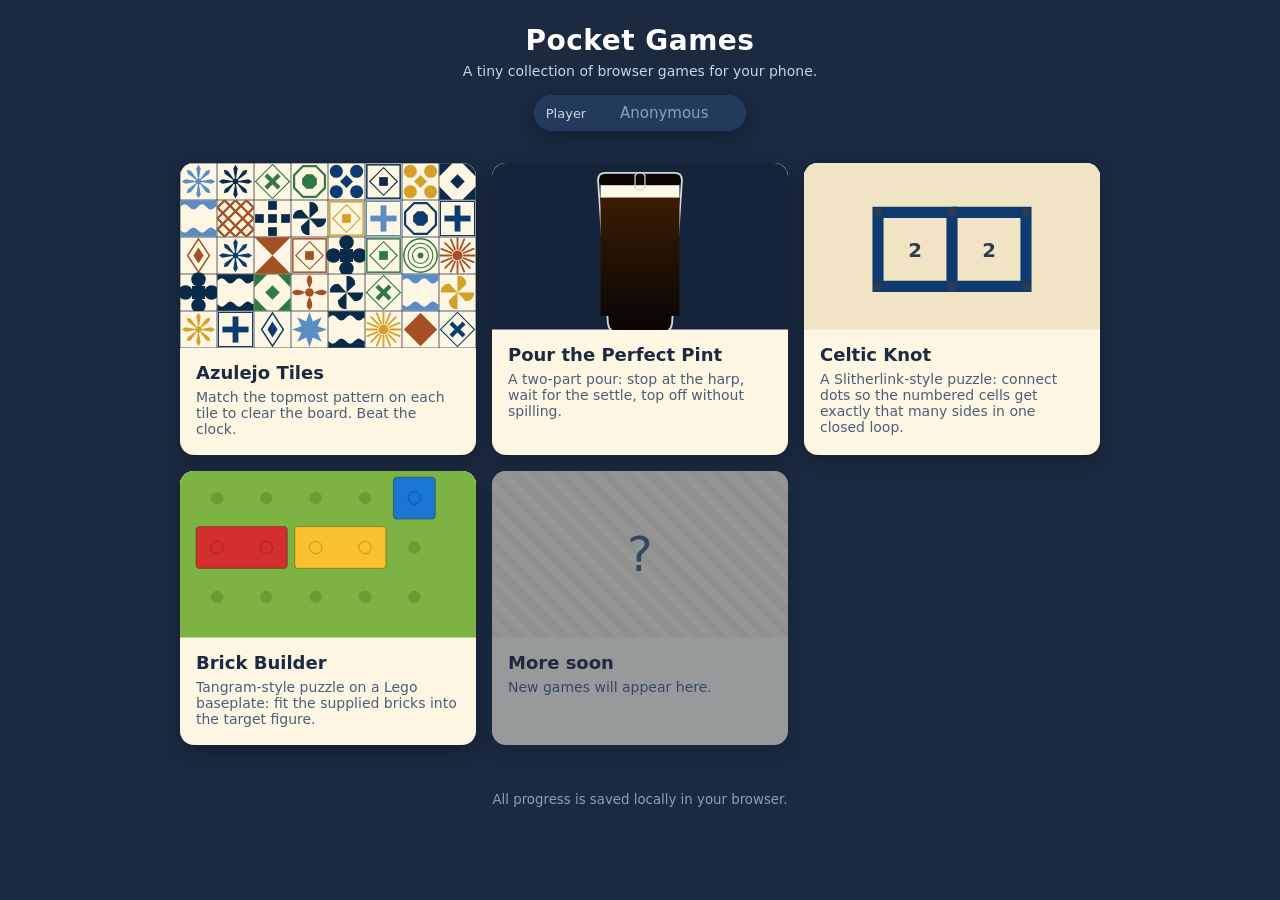
<file: index.html>
<!DOCTYPE html>
<html lang="en">
<head>
  <meta charset="UTF-8" />
  <meta name="viewport" content="width=device-width, initial-scale=1, viewport-fit=cover" />
  <meta name="theme-color" content="#1b2a41" />
  <title>Pocket Games</title>
  <link rel="stylesheet" href="./styles.css" />
</head>
<body>
  <header class="site-header">
    <h1>Pocket Games</h1>
    <p class="tagline">A tiny collection of browser games for your phone.</p>
    <div class="player-bar">
      <label for="player-name">Player</label>
      <input id="player-name" type="text" autocomplete="off" maxlength="20" placeholder="Anonymous" />
    </div>
  </header>

  <main class="game-grid">
    <a class="game-card" href="./games/tiles/">
      <div class="game-thumb" id="thumb-tiles" aria-hidden="true"></div>
      <div class="game-meta">
        <h2>Azulejo Tiles</h2>
        <p>Match the topmost pattern on each tile to clear the board. Beat the clock.</p>
      </div>
    </a>

    <a class="game-card" href="./games/pint/">
      <div class="game-thumb pint-thumb" aria-hidden="true">
        <svg viewBox="0 0 240 135" xmlns="http://www.w3.org/2000/svg" preserveAspectRatio="xMidYMid slice">
          <defs>
            <linearGradient id="thumb-stout" x1="0" y1="0" x2="0" y2="1">
              <stop offset="0" stop-color="#3a1d05"/>
              <stop offset="1" stop-color="#0d0703"/>
            </linearGradient>
          </defs>
          <rect width="240" height="135" fill="#15243b"/>
          <g transform="translate(86 12)">
            <path d="M0 2 Q0 -4 6 -4 L62 -4 Q68 -4 68 2 L60 118 Q59 126 50 126 L18 126 Q9 126 8 118 Z"
                  fill="#0d0703" stroke="#cfd8e6" stroke-width="1.5"/>
            <rect x="2" y="14" width="64" height="98" fill="url(#thumb-stout)"/>
            <rect x="2" y="6" width="64" height="10" fill="#fff8e7"/>
            <path d="M30 -2 Q34 -7 38 -2 L38 8 Q34 12 30 8 Z" fill="none" stroke="#cfd8e6" stroke-width="1"/>
          </g>
        </svg>
      </div>
      <div class="game-meta">
        <h2>Pour the Perfect Pint</h2>
        <p>A two-part pour: stop at the harp, wait for the settle, top off without spilling.</p>
      </div>
    </a>

    <a class="game-card" href="./games/knot/">
      <div class="game-thumb knot-thumb" aria-hidden="true">
        <svg viewBox="0 0 240 135" xmlns="http://www.w3.org/2000/svg" preserveAspectRatio="xMidYMid slice">
          <rect width="240" height="135" fill="#f1e4c4"/>
          <g stroke="#0d3b6f" stroke-width="9" stroke-linecap="round" fill="none">
            <!-- A small knot motif: looping ribbons -->
            <path d="M60 40 L120 40 L120 100 L60 100 Z"/>
            <path d="M120 40 L180 40 L180 100 L120 100"/>
          </g>
          <g fill="#2b3a55">
            <circle cx="60" cy="40" r="4"/>
            <circle cx="120" cy="40" r="4"/>
            <circle cx="180" cy="40" r="4"/>
            <circle cx="60" cy="100" r="4"/>
            <circle cx="120" cy="100" r="4"/>
            <circle cx="180" cy="100" r="4"/>
          </g>
          <g font-family="system-ui, sans-serif" font-size="16" font-weight="700" fill="#2b3a55" text-anchor="middle">
            <text x="90" y="76">2</text>
            <text x="150" y="76">2</text>
          </g>
        </svg>
      </div>
      <div class="game-meta">
        <h2>Celtic Knot</h2>
        <p>A Slitherlink-style puzzle: connect dots so the numbered cells get exactly that many sides in one closed loop.</p>
      </div>
    </a>

    <a class="game-card" href="./games/lego/">
      <div class="game-thumb lego-thumb" aria-hidden="true">
        <svg viewBox="0 0 240 135" xmlns="http://www.w3.org/2000/svg" preserveAspectRatio="xMidYMid slice">
          <rect width="240" height="135" fill="#7cb342"/>
          <!-- studs on the plate -->
          <g fill="#6a9c36">
            <!-- top row -->
            <circle cx="30" cy="22" r="5"/><circle cx="70" cy="22" r="5"/><circle cx="110" cy="22" r="5"/><circle cx="150" cy="22" r="5"/><circle cx="190" cy="22" r="5"/>
            <circle cx="30" cy="62" r="5"/><circle cx="70" cy="62" r="5"/><circle cx="110" cy="62" r="5"/><circle cx="150" cy="62" r="5"/><circle cx="190" cy="62" r="5"/>
            <circle cx="30" cy="102" r="5"/><circle cx="70" cy="102" r="5"/><circle cx="110" cy="102" r="5"/><circle cx="150" cy="102" r="5"/><circle cx="190" cy="102" r="5"/>
          </g>
          <!-- a couple of placed bricks -->
          <g>
            <rect x="13" y="45" width="74" height="34" rx="3" fill="#d32f2f" stroke="rgba(0,0,0,0.25)"/>
            <circle cx="30" cy="62" r="5" fill="#d32f2f" stroke="rgba(0,0,0,0.3)" stroke-width="0.6"/>
            <circle cx="70" cy="62" r="5" fill="#d32f2f" stroke="rgba(0,0,0,0.3)" stroke-width="0.6"/>
            <rect x="93" y="45" width="74" height="34" rx="3" fill="#fbc02d" stroke="rgba(0,0,0,0.25)"/>
            <circle cx="110" cy="62" r="5" fill="#fbc02d" stroke="rgba(0,0,0,0.3)" stroke-width="0.6"/>
            <circle cx="150" cy="62" r="5" fill="#fbc02d" stroke="rgba(0,0,0,0.3)" stroke-width="0.6"/>
            <rect x="173" y="5" width="34" height="34" rx="3" fill="#1976d2" stroke="rgba(0,0,0,0.25)"/>
            <circle cx="190" cy="22" r="5" fill="#1976d2" stroke="rgba(0,0,0,0.3)" stroke-width="0.6"/>
          </g>
        </svg>
      </div>
      <div class="game-meta">
        <h2>Brick Builder</h2>
        <p>Tangram-style puzzle on a Lego baseplate: fit the supplied bricks into the target figure.</p>
      </div>
    </a>

    <div class="game-card coming-soon" aria-disabled="true">
      <div class="game-thumb placeholder" aria-hidden="true">?</div>
      <div class="game-meta">
        <h2>More soon</h2>
        <p>New games will appear here.</p>
      </div>
    </div>
  </main>

  <footer class="site-footer">
    <small>All progress is saved locally in your browser.</small>
  </footer>

  <script>
    // Shared: player name persisted across the site.
    const KEY = 'pocketgames.playerName';
    const input = document.getElementById('player-name');
    input.value = localStorage.getItem(KEY) || '';
    input.addEventListener('change', () => {
      localStorage.setItem(KEY, input.value.trim());
    });
    input.addEventListener('blur', () => {
      localStorage.setItem(KEY, input.value.trim());
    });
  </script>

  <script type="module">
    // Tiles thumbnail: a mini board drawn from the same patterns & palette
    // the actual game uses, so it always reflects the current catalogue.
    import { PATTERN_POOL, COLOR_PALETTE } from './games/tiles/patterns.js';
    const thumb = document.getElementById('thumb-tiles');
    if (thumb) {
      const COLS = 8, ROWS = 5;
      const CELL = 100;
      const GAP = 2;
      const FACE = CELL - GAP;
      const FACE_SCALE = FACE / CELL;
      const W = COLS * CELL, H = ROWS * CELL;
      const pick = (arr) => arr[Math.floor(Math.random() * arr.length)];
      let svg = `<svg viewBox="0 0 ${W} ${H}" preserveAspectRatio="xMidYMid slice" xmlns="http://www.w3.org/2000/svg">`;
      svg += `<rect width="${W}" height="${H}" fill="#1b2a41"/>`;
      for (let r = 0; r < ROWS; r++) {
        for (let c = 0; c < COLS; c++) {
          const p = pick(PATTERN_POOL);
          const col = pick(COLOR_PALETTE);
          const tx = c * CELL + GAP / 2;
          const ty = r * CELL + GAP / 2;
          svg += `<g transform="translate(${tx} ${ty}) scale(${FACE_SCALE})">`
              +    `<rect width="100" height="100" fill="#fdf6e3"/>`
              +    p.render(col)
              +  `</g>`;
        }
      }
      svg += `</svg>`;
      thumb.innerHTML = svg;
    }
  </script>
</body>
</html>
</file>
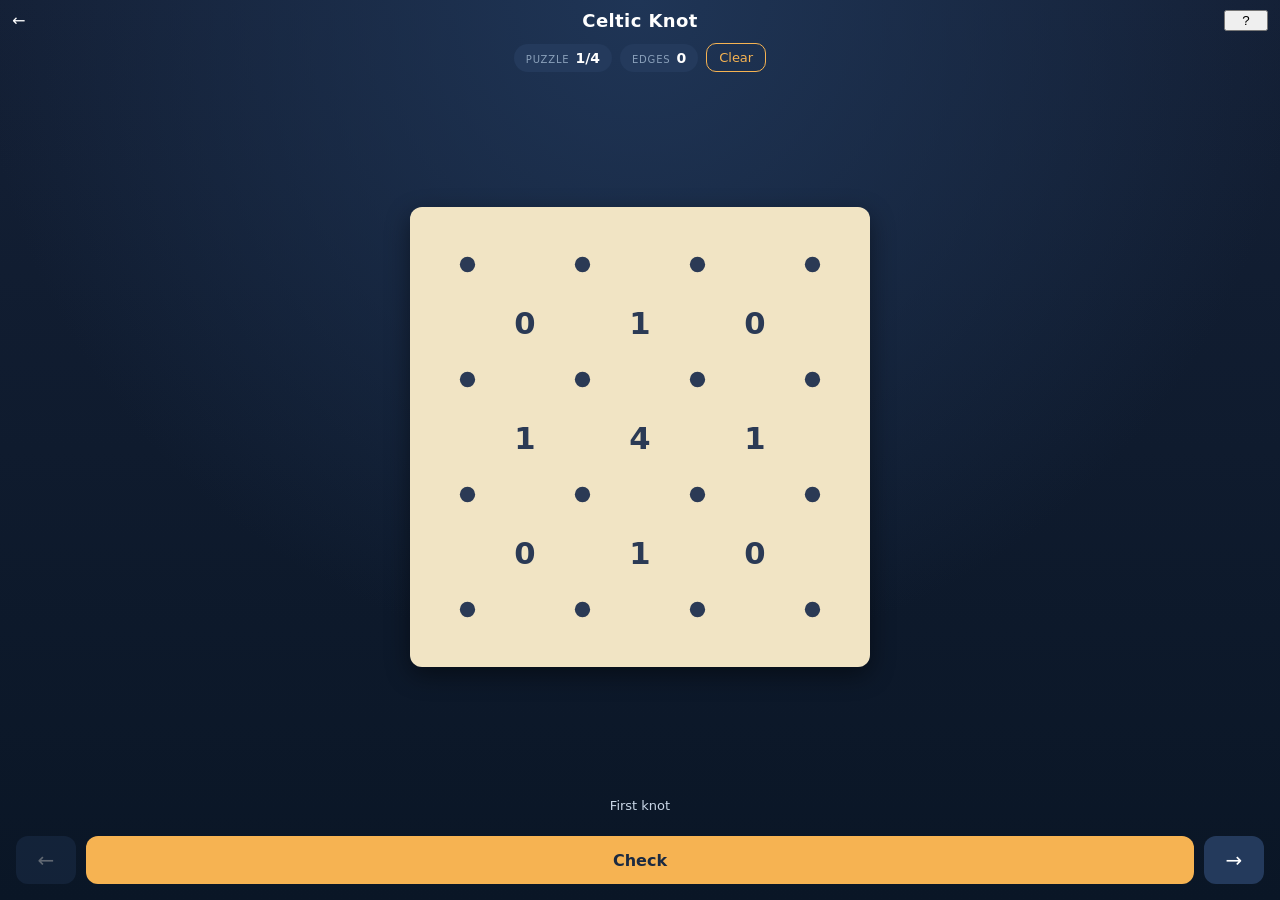
<file: games/knot/index.html>
<!DOCTYPE html>
<html lang="en">
<head>
  <meta charset="UTF-8" />
  <meta name="viewport" content="width=device-width, initial-scale=1, user-scalable=no" />
  <meta name="theme-color" content="#1b2a41" />
  <title>Celtic Knot Puzzle</title>
  <link rel="stylesheet" href="../../styles.css" />
  <link rel="stylesheet" href="./knot.css" />
</head>
<body class="knot-page">
  <header class="knot-header">
    <a class="back" href="../../" aria-label="Back to games">&larr;</a>
    <h1>Celtic Knot</h1>
    <button id="btn-help" class="icon-btn" aria-label="How to play">?</button>
  </header>

  <section id="hud" class="knot-hud" aria-live="polite">
    <div class="hud-pill"><span class="hud-label">Puzzle</span><span id="hud-puzzle" class="hud-value">1/1</span></div>
    <div class="hud-pill"><span class="hud-label">Edges</span><span id="hud-edges" class="hud-value">0</span></div>
    <button id="btn-clear" class="text-btn" type="button">Clear</button>
  </section>

  <main class="knot-stage">
    <div class="board-wrap">
      <svg id="board" xmlns="http://www.w3.org/2000/svg" aria-label="Knot puzzle board"></svg>
    </div>
    <div id="message" class="knot-message">Tap segments between the dots. Numbers say how many sides of that cell are in the loop.</div>
  </main>

  <nav class="knot-controls">
    <button id="btn-prev" class="nav-btn" type="button" aria-label="Previous puzzle">&larr;</button>
    <button id="btn-check" class="primary-btn" type="button">Check</button>
    <button id="btn-next" class="nav-btn" type="button" aria-label="Next puzzle">&rarr;</button>
  </nav>

  <!-- Win overlay -->
  <div id="overlay-win" class="overlay hidden">
    <div class="panel">
      <h2>The knot is whole.</h2>
      <p id="win-summary" class="muted"></p>
      <button id="btn-next-puzzle" class="primary" type="button">Next puzzle</button>
      <button id="btn-home" class="text-btn" type="button">Back to games</button>
    </div>
  </div>

  <!-- Help -->
  <div id="overlay-help" class="overlay hidden">
    <div class="panel">
      <h2>How to play</h2>
      <ul class="how">
        <li>Tap the short segments between dots to toggle them on or off.</li>
        <li>The number in a cell is how many of that cell's <strong>four sides</strong> must be part of the loop.</li>
        <li>The selected segments must form <strong>a single closed loop</strong> — every dot is used by zero or two segments, and the whole thing is connected.</li>
        <li>Tap <em>Check</em> when you think it's done.</li>
      </ul>
      <button id="btn-help-close" class="primary" type="button">Got it</button>
    </div>
  </div>

  <script type="module" src="./knot.js"></script>
</body>
</html>
</file>
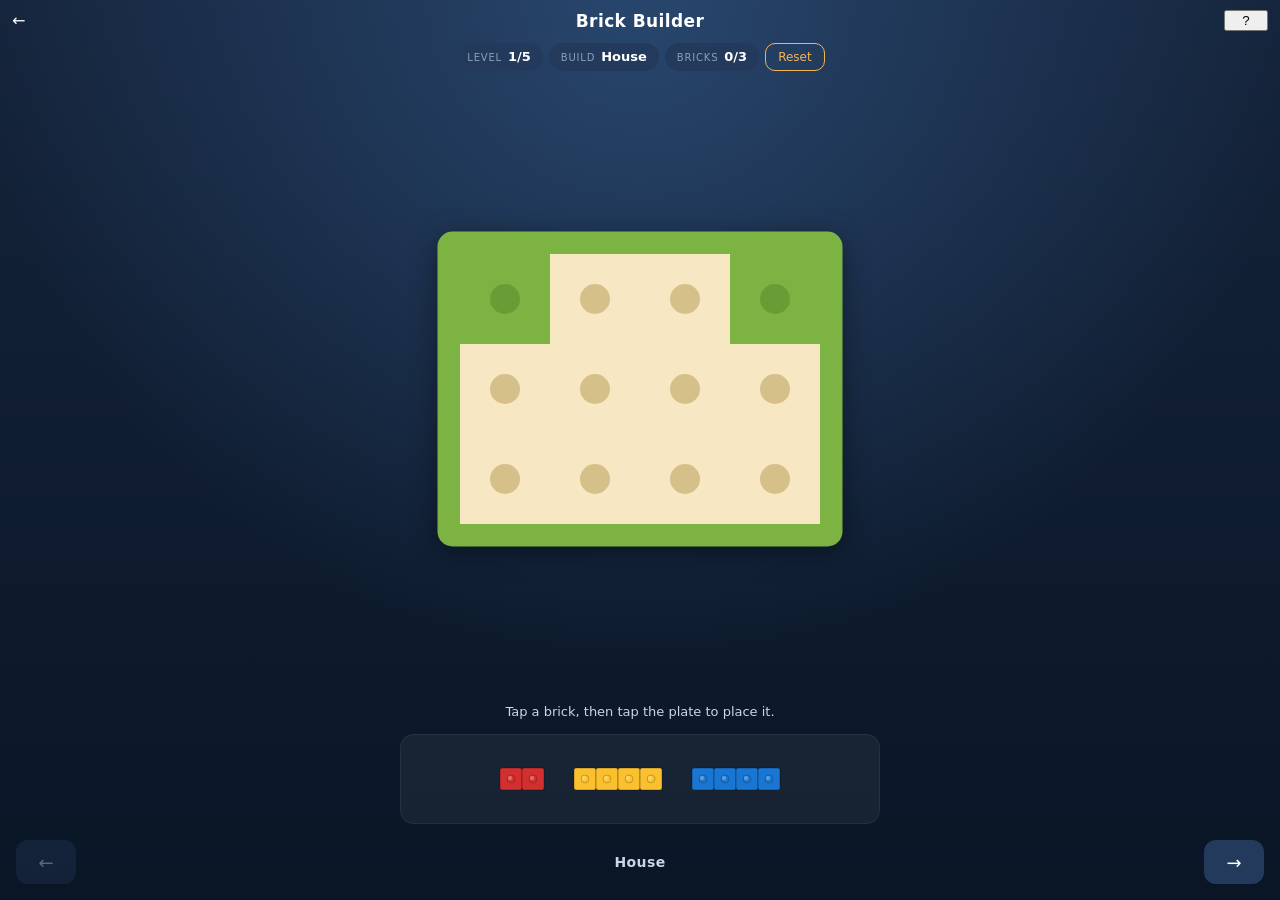
<file: games/lego/index.html>
<!DOCTYPE html>
<html lang="en">
<head>
  <meta charset="UTF-8" />
  <meta name="viewport" content="width=device-width, initial-scale=1, user-scalable=no" />
  <meta name="theme-color" content="#1b2a41" />
  <title>Brick Builder</title>
  <link rel="stylesheet" href="../../styles.css" />
  <link rel="stylesheet" href="./lego.css" />
</head>
<body class="lego-page">
  <header class="lego-header">
    <a class="back" href="../../" aria-label="Back to games">&larr;</a>
    <h1>Brick Builder</h1>
    <button id="btn-help" class="icon-btn" aria-label="How to play">?</button>
  </header>

  <section id="hud" class="lego-hud" aria-live="polite">
    <div class="hud-pill"><span class="hud-label">Level</span><span id="hud-level" class="hud-value">1/5</span></div>
    <div class="hud-pill"><span class="hud-label">Build</span><span id="hud-name" class="hud-value">—</span></div>
    <div class="hud-pill"><span class="hud-label">Bricks</span><span id="hud-bricks" class="hud-value">0/0</span></div>
    <button id="btn-restart" class="text-btn" type="button">Reset</button>
  </section>

  <main class="lego-stage">
    <div id="board-wrap" class="board-wrap">
      <svg id="board" xmlns="http://www.w3.org/2000/svg" aria-label="Baseplate"></svg>
    </div>

    <div id="message" class="lego-message">Tap a brick, then tap the plate to place it.</div>

    <div class="palette-wrap">
      <div id="palette" class="palette" aria-label="Brick palette"></div>
    </div>
  </main>

  <nav class="lego-controls">
    <button id="btn-prev" class="nav-btn" type="button" aria-label="Previous level">&larr;</button>
    <span id="level-name" class="level-name"></span>
    <button id="btn-next" class="nav-btn" type="button" aria-label="Next level">&rarr;</button>
  </nav>

  <!-- Win overlay -->
  <div id="overlay-win" class="overlay hidden">
    <div class="panel">
      <h2>Built!</h2>
      <p id="win-summary" class="muted"></p>
      <button id="btn-next-level" class="primary" type="button">Next level</button>
      <button id="btn-replay" class="text-btn" type="button">Build again</button>
      <button id="btn-home" class="text-btn" type="button">Back to games</button>
    </div>
  </div>

  <!-- Help overlay -->
  <div id="overlay-help" class="overlay hidden">
    <div class="panel">
      <h2>How to play</h2>
      <ul class="how">
        <li>The cream shape on the green baseplate is the figure you must build.</li>
        <li>Tap a brick in the palette to pick it up, then tap the plate to drop it. The brick anchors at its top-left.</li>
        <li>Bricks have to stay inside the cream shape — no overhang and no overlap.</li>
        <li>Tap a brick that's already on the plate to send it back to the palette.</li>
        <li>Use every brick in the palette to win.</li>
      </ul>
      <button id="btn-help-close" class="primary" type="button">Got it</button>
    </div>
  </div>

  <script type="module" src="./lego.js"></script>
</body>
</html>
</file>
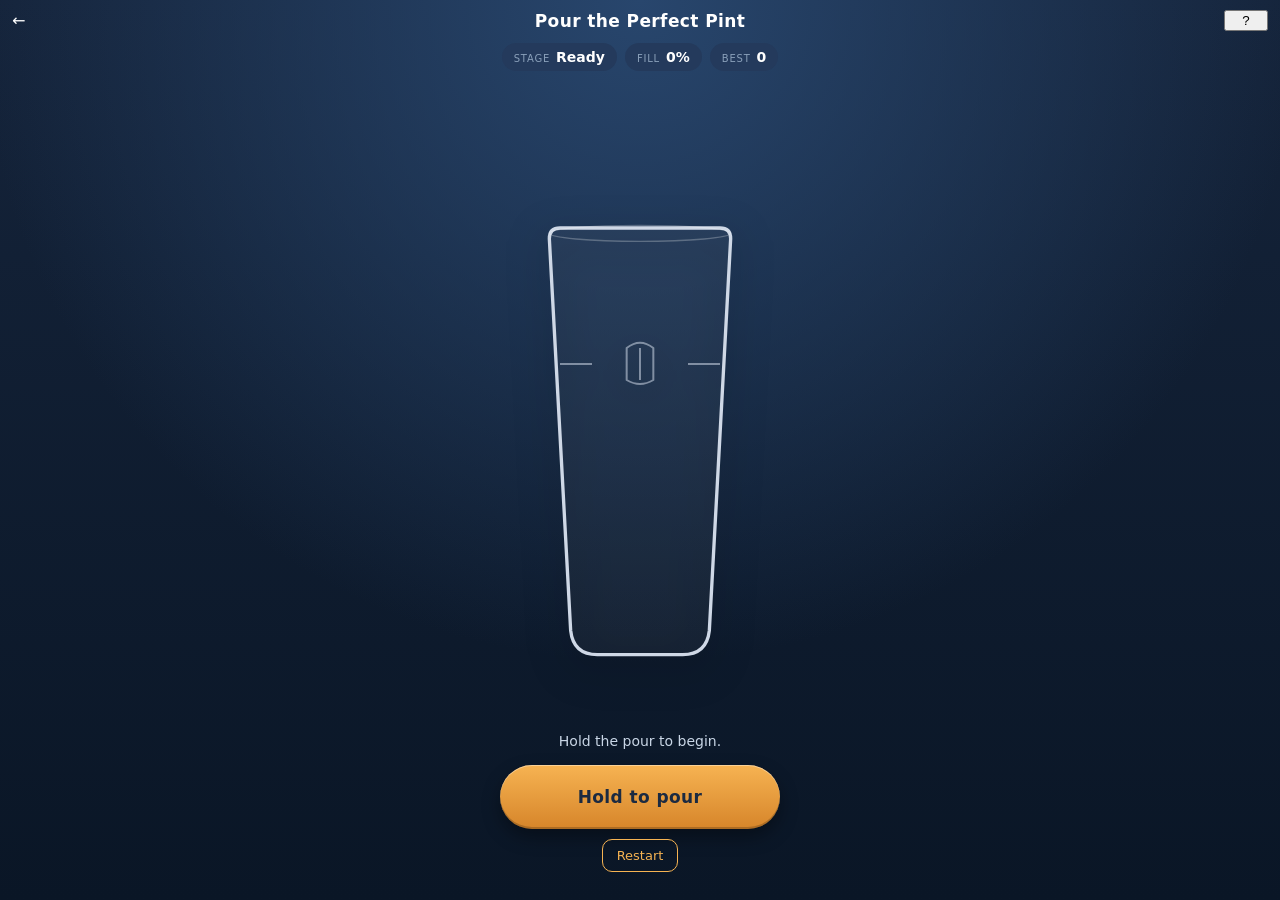
<file: games/pint/index.html>
<!DOCTYPE html>
<html lang="en">
<head>
  <meta charset="UTF-8" />
  <meta name="viewport" content="width=device-width, initial-scale=1, user-scalable=no" />
  <meta name="theme-color" content="#1b2a41" />
  <title>Pour the Perfect Pint</title>
  <link rel="stylesheet" href="../../styles.css" />
  <link rel="stylesheet" href="./pint.css" />
</head>
<body class="pint-page">
  <header class="pint-header">
    <a class="back" href="../../" aria-label="Back to games">&larr;</a>
    <h1>Pour the Perfect Pint</h1>
    <button id="btn-help" class="icon-btn" aria-label="How to play">?</button>
  </header>

  <section id="hud" class="pint-hud" aria-live="polite">
    <div class="hud-pill"><span class="hud-label">Stage</span><span id="hud-stage" class="hud-value">—</span></div>
    <div class="hud-pill"><span class="hud-label">Fill</span><span id="hud-fill" class="hud-value">0%</span></div>
    <div class="hud-pill"><span class="hud-label">Best</span><span id="hud-best" class="hud-value">0</span></div>
  </section>

  <main class="pint-stage">
    <!-- The pint glass is an SVG with a clipPath so liquid stays inside the silhouette. -->
    <svg id="glass" viewBox="0 0 240 360" xmlns="http://www.w3.org/2000/svg" aria-hidden="true">
      <defs>
        <clipPath id="glass-clip">
          <path d="M52 26 Q52 18 60 18 L180 18 Q188 18 188 26 L172 320 Q170 338 152 338 L88 338 Q70 338 68 320 Z"/>
        </clipPath>
        <linearGradient id="grad-cream" x1="0" y1="0" x2="0" y2="1">
          <stop offset="0" stop-color="#fff8e7"/>
          <stop offset="1" stop-color="#e8d5a3"/>
        </linearGradient>
        <linearGradient id="grad-stout" x1="0" y1="0" x2="0" y2="1">
          <stop offset="0" stop-color="#3a1d05"/>
          <stop offset="1" stop-color="#0d0703"/>
        </linearGradient>
        <pattern id="surge" x="0" y="0" width="40" height="14" patternUnits="userSpaceOnUse">
          <rect width="40" height="14" fill="#5b3a1b"/>
          <path d="M0 7 Q10 0 20 7 T40 7" fill="none" stroke="#cba47a" stroke-width="3" stroke-linecap="round"/>
        </pattern>
      </defs>

      <!-- Glass body outline -->
      <path d="M52 26 Q52 18 60 18 L180 18 Q188 18 188 26 L172 320 Q170 338 152 338 L88 338 Q70 338 68 320 Z"
            fill="rgba(255,255,255,0.04)" stroke="#cfd8e6" stroke-width="2.5"/>

      <!-- Liquid layers, clipped to glass interior. Paint order: stout
           (dark base), surge (cream stripes laid on top during pouring),
           head (opaque cream block that sits over both after the settle). -->
      <g clip-path="url(#glass-clip)">
        <rect id="stout-layer" x="40" y="360" width="160" height="0" fill="url(#grad-stout)"/>
        <rect id="surge-layer" x="40" y="0" width="160" height="360" fill="url(#surge)" opacity="0"/>
        <rect id="head-layer" x="40" y="360" width="160" height="0" fill="url(#grad-cream)"/>
      </g>

      <!-- Harp etching mark at the 3/4 line (visual target for the first pour) -->
      <g id="harp-mark" opacity="0.55">
        <line x1="60" y1="120" x2="84" y2="120" stroke="#cfd8e6" stroke-width="1.5"/>
        <line x1="156" y1="120" x2="180" y2="120" stroke="#cfd8e6" stroke-width="1.5"/>
        <path d="M110 108 Q120 100 130 108 L130 132 Q120 138 110 132 Z M120 108 L120 132"
              fill="none" stroke="#cfd8e6" stroke-width="1.5" stroke-linejoin="round"/>
      </g>

      <!-- Rim highlight -->
      <ellipse cx="120" cy="22" rx="68" ry="6" fill="none" stroke="rgba(255,255,255,0.25)" stroke-width="1"/>
    </svg>

    <div id="message" class="pint-message">Hold the pour to begin.</div>

    <button id="pour-btn" class="pour-btn" type="button">
      <span class="pour-btn-label">Hold to pour</span>
    </button>

    <button id="btn-restart" class="text-btn" type="button">Restart</button>
  </main>

  <!-- Round end -->
  <div id="overlay-done" class="overlay hidden">
    <div class="panel">
      <h2>Slainte!</h2>
      <p id="done-summary" class="muted"></p>
      <div class="score-big"><span id="done-score">0</span></div>
      <p class="muted small">Higher is better. 100 = the perfect pour.</p>
      <button id="btn-again" class="primary" type="button">Pour another</button>
      <button id="btn-home" class="text-btn" type="button">Back to games</button>
      <details class="scores" open>
        <summary>Best pours</summary>
        <ol id="best-list" class="scores-list"></ol>
      </details>
    </div>
  </div>

  <!-- Help -->
  <div id="overlay-help" class="overlay hidden">
    <div class="panel">
      <h2>The two-part pour</h2>
      <ul class="how">
        <li><strong>Hold to pour</strong> until the stout reaches the harp etched on the glass — three quarters full.</li>
        <li><strong>Release</strong> and let it surge: the bubbles separate into a creamy head and a dark body. Wait for it.</li>
        <li><strong>Hold again</strong> to top off, stopping the moment the head domes just over the rim.</li>
        <li>Score is the average of the two stops, with a bonus for waiting through the full settle and a penalty for overflowing.</li>
      </ul>
      <button id="btn-help-close" class="primary" type="button">Got it</button>
    </div>
  </div>

  <script type="module" src="./pint.js"></script>
</body>
</html>
</file>
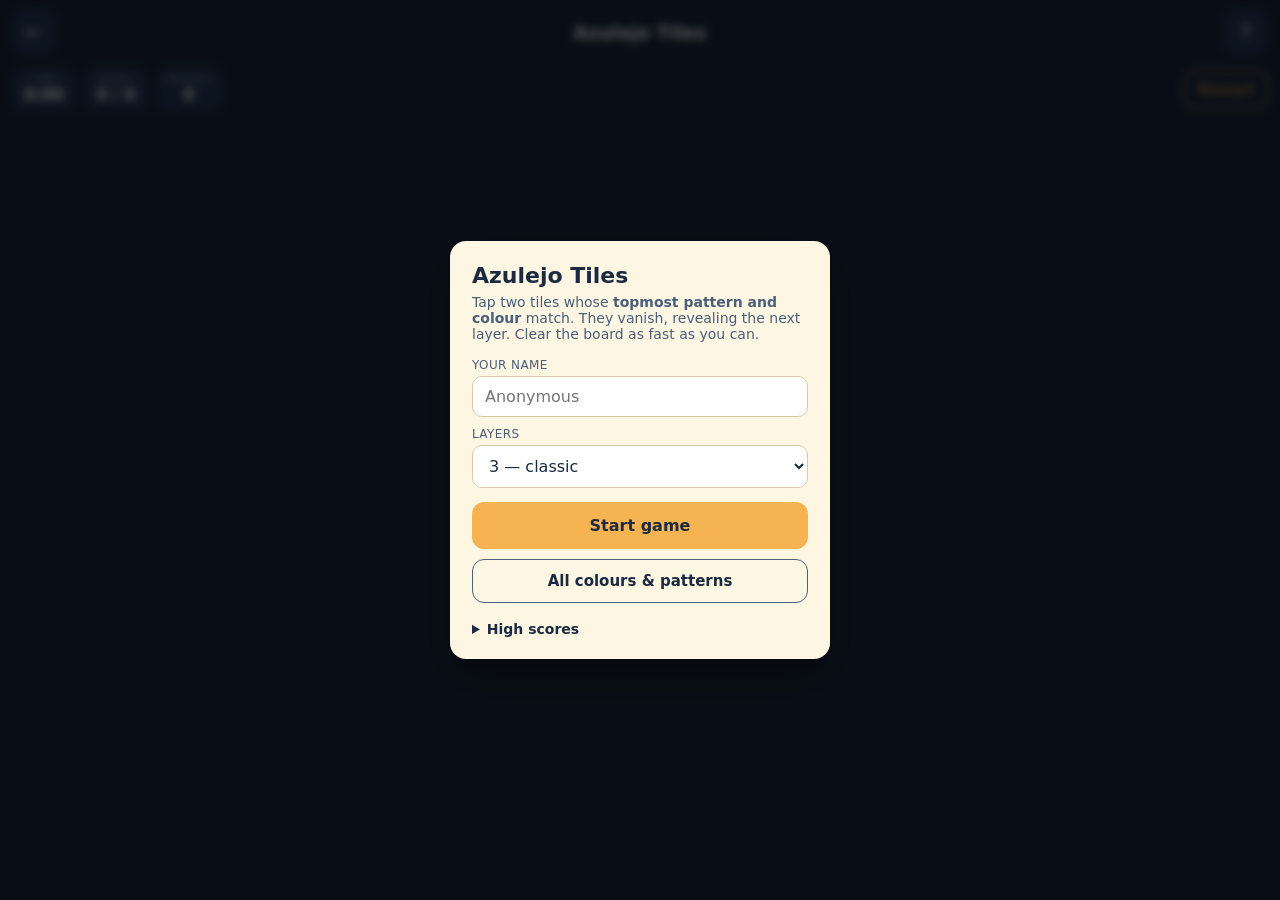
<file: games/tiles/index.html>
<!DOCTYPE html>
<html lang="en">
<head>
  <meta charset="UTF-8" />
  <meta name="viewport" content="width=device-width, initial-scale=1, user-scalable=no" />
  <meta name="theme-color" content="#1b2a41" />
  <title>Azulejo Tiles</title>
  <link rel="stylesheet" href="../../styles.css" />
  <link rel="stylesheet" href="./tiles.css" />
</head>
<body class="tiles-page">
  <header class="tiles-header">
    <a class="back" href="../../" aria-label="Back to games">&larr;</a>
    <h1>Azulejo Tiles</h1>
    <button id="btn-help" class="icon-btn" aria-label="How to play">?</button>
  </header>

  <section id="hud" class="hud" aria-live="polite">
    <div class="hud-item"><span class="hud-label">Time</span><span id="hud-time" class="hud-value">0:00</span></div>
    <div class="hud-item"><span class="hud-label">Pairs</span><span id="hud-pairs" class="hud-value">0 / 0</span></div>
    <div class="hud-item"><span class="hud-label">Misses</span><span id="hud-miss" class="hud-value">0</span></div>
    <button id="btn-restart" class="text-btn" type="button">Restart</button>
  </section>

  <main id="board-wrap" class="board-wrap">
    <div id="board" class="board" role="grid" aria-label="Tile board"></div>
  </main>

  <!-- Start overlay -->
  <div id="overlay-start" class="overlay">
    <div class="panel">
      <h2>Azulejo Tiles</h2>
      <p class="muted">Tap two tiles whose <strong>topmost pattern and colour</strong> match. They vanish, revealing the next layer. Clear the board as fast as you can.</p>
      <label class="field">
        <span>Your name</span>
        <input id="start-name" type="text" maxlength="20" autocomplete="off" placeholder="Anonymous" />
      </label>
      <label class="field">
        <span>Layers</span>
        <select id="start-layers">
          <option value="2">2 — quick</option>
          <option value="3" selected>3 — classic</option>
          <option value="4">4 — long</option>
        </select>
      </label>
      <button id="btn-start" class="primary" type="button">Start game</button>
      <a class="btn-secondary" href="./about.html">All colours &amp; patterns</a>
      <details class="scores">
        <summary>High scores</summary>
        <ol id="scores-list" class="scores-list"></ol>
      </details>
    </div>
  </div>

  <!-- Win overlay -->
  <div id="overlay-win" class="overlay hidden">
    <div class="panel">
      <h2>Board cleared!</h2>
      <p id="win-summary" class="muted"></p>
      <div class="score-big"><span id="win-score">0</span></div>
      <p class="muted small">Lower is better.</p>
      <button id="btn-again" class="primary" type="button">Play again</button>
      <button id="btn-home" class="text-btn" type="button">Back to games</button>
      <details class="scores" open>
        <summary>High scores</summary>
        <ol id="win-scores-list" class="scores-list"></ol>
      </details>
    </div>
  </div>

  <!-- Help overlay -->
  <div id="overlay-help" class="overlay hidden">
    <div class="panel">
      <h2>How to play</h2>
      <ul class="how">
        <li>The board has a 6 × 8 grid of stacked tiles.</li>
        <li>Tap a tile to select it, then tap another tile whose visible layer matches in both <em>pattern</em> and <em>colour</em>.</li>
        <li>Matched pairs disappear and the layer beneath is revealed.</li>
        <li>A mismatch costs you 5 seconds.</li>
        <li>Clear every layer of every tile to win.</li>
      </ul>
      <button id="btn-help-close" class="primary" type="button">Got it</button>
    </div>
  </div>

  <script type="module" src="./tiles.js"></script>
</body>
</html>
</file>
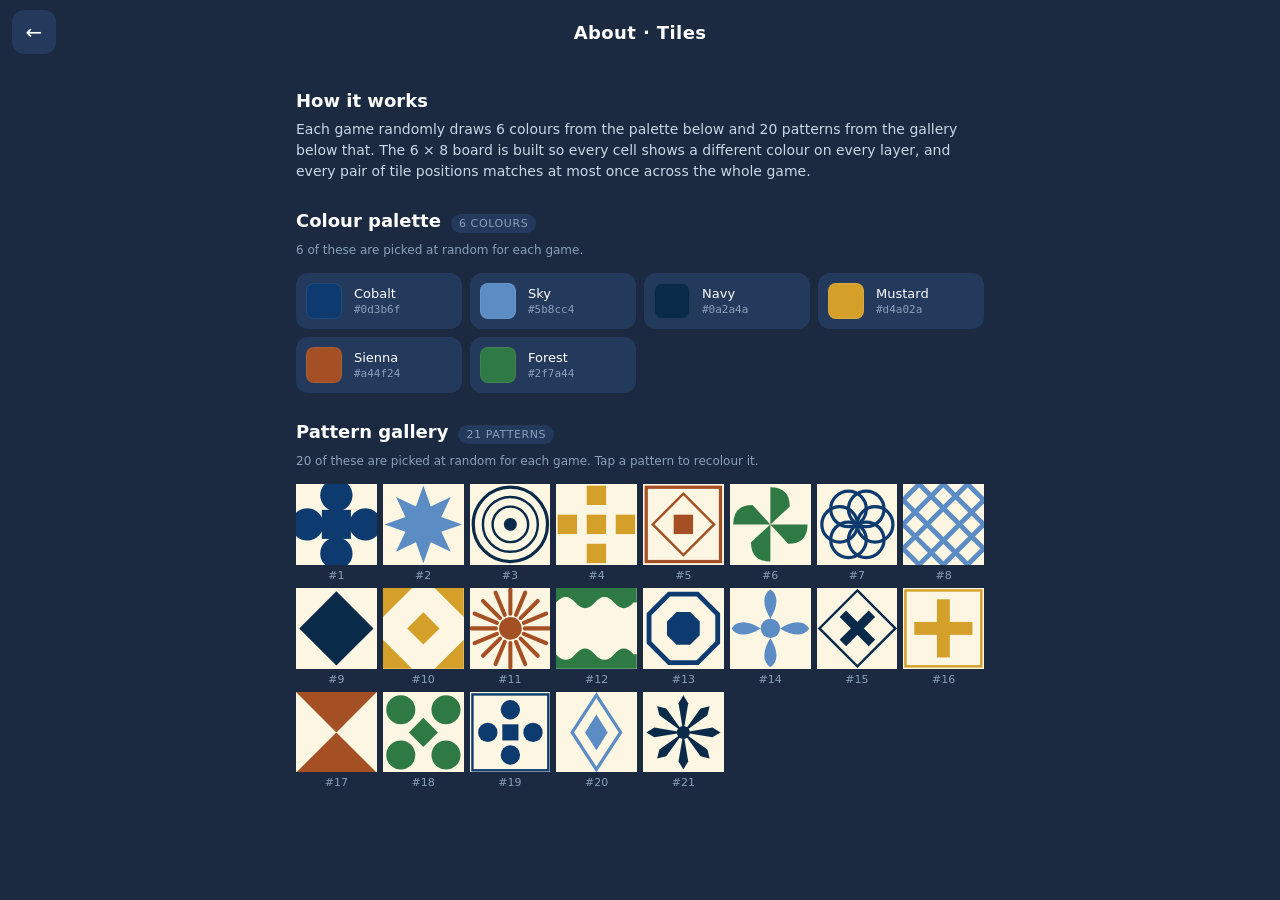
<file: games/tiles/about.html>
<!DOCTYPE html>
<html lang="en">
<head>
  <meta charset="UTF-8" />
  <meta name="viewport" content="width=device-width, initial-scale=1, viewport-fit=cover" />
  <meta name="theme-color" content="#1b2a41" />
  <title>Azulejo Tiles — About</title>
  <link rel="stylesheet" href="../../styles.css" />
  <link rel="stylesheet" href="./tiles.css" />
</head>
<body class="tiles-page about-page">
  <header class="tiles-header">
    <a class="back" href="./" aria-label="Back to game">&larr;</a>
    <h1>About · Tiles</h1>
    <span class="icon-btn placeholder-btn" aria-hidden="true"></span>
  </header>

  <main class="about">
    <section class="about-section">
      <h2>How it works</h2>
      <p>Each game randomly draws 6 colours from the palette below and 20 patterns from the gallery below that. The 6 × 8 board is built so every cell shows a different colour on every layer, and every pair of tile positions matches at most once across the whole game.</p>
    </section>

    <section class="about-section">
      <h2>Colour palette <span class="muted-tag" id="palette-count"></span></h2>
      <p class="hint">6 of these are picked at random for each game.</p>
      <ul class="swatch-grid" id="swatch-grid"></ul>
    </section>

    <section class="about-section">
      <h2>Pattern gallery <span class="muted-tag" id="pattern-count"></span></h2>
      <p class="hint">20 of these are picked at random for each game. Tap a pattern to recolour it.</p>
      <ul class="pattern-grid" id="pattern-grid"></ul>
    </section>
  </main>

  <script type="module">
    import { PATTERN_POOL, COLOR_PALETTE } from './patterns.js';

    const COLOR_NAMES = [
      'Cobalt', 'Sky', 'Navy', 'Mustard', 'Sienna', 'Forest',
    ];

    document.getElementById('palette-count').textContent = `${COLOR_PALETTE.length} colours`;
    document.getElementById('pattern-count').textContent = `${PATTERN_POOL.length} patterns`;

    const swatch = document.getElementById('swatch-grid');
    COLOR_PALETTE.forEach((c, i) => {
      const li = document.createElement('li');
      li.className = 'swatch';
      li.innerHTML = `
        <div class="swatch-chip" style="background:${c}"></div>
        <div class="swatch-meta">
          <span class="swatch-name">${COLOR_NAMES[i] || ''}</span>
          <code>${c}</code>
        </div>`;
      swatch.appendChild(li);
    });

    const pgrid = document.getElementById('pattern-grid');
    PATTERN_POOL.forEach((p) => {
      const li = document.createElement('li');
      li.className = 'pattern-card';
      // Each pattern starts with a different palette colour so the gallery is visually mixed.
      let colorIdx = p.id % COLOR_PALETTE.length;
      const renderInto = () => {
        li.querySelector('.pattern-tile').innerHTML =
          `<svg viewBox="0 0 100 100" xmlns="http://www.w3.org/2000/svg" aria-hidden="true">${p.render(COLOR_PALETTE[colorIdx])}</svg>`;
      };
      li.innerHTML = `<div class="pattern-tile"></div><span>#${p.id + 1}</span>`;
      renderInto();
      li.addEventListener('click', () => {
        colorIdx = (colorIdx + 1) % COLOR_PALETTE.length;
        renderInto();
      });
      pgrid.appendChild(li);
    });
  </script>
</body>
</html>
</file>
<file: styles.css>
:root {
  --bg: #1b2a41;
  --bg-elev: #243a5c;
  --bg-card: #fdf6e3;
  --ink: #1b2a41;
  --ink-soft: #4a5f7a;
  --accent: #f6b352;
  --accent-strong: #e08a2b;
  --good: #2e7d32;
  --bad: #c0392b;
  --radius: 14px;
  --shadow: 0 6px 18px rgba(0, 0, 0, 0.25);
  --font: system-ui, -apple-system, "Segoe UI", Roboto, Helvetica, Arial, sans-serif;
}

* { box-sizing: border-box; }

html, body {
  margin: 0;
  padding: 0;
  background: var(--bg);
  color: #fff;
  font-family: var(--font);
  min-height: 100%;
  -webkit-text-size-adjust: 100%;
}

body {
  padding: env(safe-area-inset-top) env(safe-area-inset-right) env(safe-area-inset-bottom) env(safe-area-inset-left);
}

a { color: inherit; text-decoration: none; }

.site-header {
  padding: 24px 20px 12px;
  text-align: center;
}

.site-header h1 {
  margin: 0;
  font-size: 28px;
  letter-spacing: 0.5px;
}

.tagline {
  margin: 6px 0 16px;
  color: #c9d6e6;
  font-size: 14px;
}

.player-bar {
  display: inline-flex;
  align-items: center;
  gap: 8px;
  background: var(--bg-elev);
  padding: 8px 12px;
  border-radius: 999px;
  box-shadow: var(--shadow);
}

.player-bar label {
  font-size: 13px;
  color: #c9d6e6;
}

.player-bar input {
  background: transparent;
  border: none;
  color: #fff;
  font: inherit;
  font-size: 15px;
  outline: none;
  width: 140px;
  text-align: center;
}

.player-bar input::placeholder { color: #8aa0ba; }

.game-grid {
  display: grid;
  grid-template-columns: repeat(auto-fill, minmax(260px, 1fr));
  gap: 16px;
  padding: 20px;
  max-width: 960px;
  margin: 0 auto;
}

.game-card {
  display: flex;
  flex-direction: column;
  background: var(--bg-card);
  color: var(--ink);
  border-radius: var(--radius);
  overflow: hidden;
  box-shadow: var(--shadow);
  transition: transform 0.15s ease;
}

.game-card:active { transform: scale(0.98); }

.game-thumb {
  aspect-ratio: 16 / 9;
  background: #fff8ec;
  display: grid;
  place-items: center;
}

.game-thumb svg { width: 100%; height: 100%; display: block; }

.game-thumb.placeholder {
  font-size: 48px;
  color: var(--ink-soft);
  background: repeating-linear-gradient(45deg, #efe6cf, #efe6cf 8px, #f7eed8 8px, #f7eed8 16px);
}

.game-meta {
  padding: 14px 16px 18px;
}

.game-meta h2 { margin: 0 0 6px; font-size: 18px; }
.game-meta p { margin: 0; font-size: 14px; color: var(--ink-soft); }

.game-card.coming-soon { opacity: 0.55; }

.site-footer {
  text-align: center;
  padding: 24px 20px 36px;
  color: #8aa0ba;
}

@media (max-width: 480px) {
  .game-grid { grid-template-columns: 1fr; padding: 16px; }
  .site-header { padding: 18px 16px 8px; }
  .site-header h1 { font-size: 24px; }
}
</file>
<file: games/knot/knot.css>
.knot-page {
  display: flex;
  flex-direction: column;
  min-height: 100vh;
  min-height: 100dvh;
  background:
    radial-gradient(circle at 50% 0%, #1f3556 0, transparent 60%),
    linear-gradient(180deg, #142036 0%, #0a1626 100%);
  touch-action: manipulation;
  overflow: hidden;
}

.knot-header {
  display: grid;
  grid-template-columns: 44px 1fr 44px;
  align-items: center;
  padding: 10px 12px;
  gap: 8px;
}

.knot-header h1 {
  margin: 0;
  font-size: 18px;
  text-align: center;
  letter-spacing: 0.4px;
}

.knot-hud {
  display: flex;
  justify-content: center;
  gap: 8px;
  padding: 2px 12px 8px;
  flex-wrap: wrap;
  align-items: center;
}

.hud-pill {
  background: var(--bg-elev);
  border-radius: 999px;
  padding: 6px 12px;
  display: flex;
  align-items: baseline;
  gap: 6px;
  min-height: 28px;
}

.hud-label {
  font-size: 10px;
  letter-spacing: 0.8px;
  text-transform: uppercase;
  color: #8aa0ba;
}

.hud-value {
  font-size: 14px;
  font-variant-numeric: tabular-nums;
  font-weight: 600;
}

.text-btn {
  background: transparent;
  color: var(--accent);
  border: 1px solid var(--accent);
  border-radius: 10px;
  padding: 6px 12px;
  font: inherit;
  font-size: 13px;
  cursor: pointer;
}

.knot-stage {
  flex: 1;
  display: flex;
  flex-direction: column;
  align-items: center;
  justify-content: center;
  gap: 12px;
  padding: 8px 12px;
  min-height: 0;
}

.board-wrap {
  display: flex;
  align-items: center;
  justify-content: center;
  width: 100%;
  flex: 1;
  min-height: 0;
}

#board {
  width: min(100%, 92vh, 460px);
  height: auto;
  max-height: 100%;
  background: #f1e4c4;
  border-radius: 12px;
  box-shadow: 0 8px 24px rgba(0, 0, 0, 0.45);
  display: block;
  touch-action: manipulation;
}

.dot {
  fill: #2b3a55;
}

.clue {
  font-family: system-ui, -apple-system, "Segoe UI", Roboto, Helvetica, Arial, sans-serif;
  font-size: 16px;
  font-weight: 700;
  fill: #2b3a55;
  text-anchor: middle;
  dominant-baseline: central;
  pointer-events: none;
  user-select: none;
}

.edge-hit {
  fill: transparent;
  cursor: pointer;
  -webkit-tap-highlight-color: transparent;
}

.edge {
  stroke: #0d3b6f;
  stroke-width: 8;
  stroke-linecap: round;
  pointer-events: none;
  opacity: 0;
  transition: opacity 0.08s ease;
}

.edge.on {
  opacity: 1;
}

.edge.win {
  stroke: #1f7a44;
  filter: drop-shadow(0 0 4px rgba(31, 122, 68, 0.6));
}

.knot-message {
  font-size: 13px;
  color: #c9d6e6;
  text-align: center;
  min-height: 18px;
  padding: 0 12px;
}

.knot-message.warn { color: #ffd47a; }
.knot-message.good { color: #a8e6a8; }
.knot-message.bad  { color: #ff9c87; }

.knot-controls {
  display: grid;
  grid-template-columns: 60px 1fr 60px;
  gap: 10px;
  padding: 12px 16px max(env(safe-area-inset-bottom), 16px);
  align-items: center;
}

.nav-btn {
  height: 48px;
  background: var(--bg-elev);
  color: #fff;
  border: none;
  border-radius: 12px;
  font-size: 20px;
  font: inherit;
  font-size: 20px;
  cursor: pointer;
}

.nav-btn:disabled {
  opacity: 0.35;
  cursor: not-allowed;
}

.primary-btn {
  height: 48px;
  background: var(--accent);
  color: #1b2a41;
  border: none;
  border-radius: 12px;
  font: inherit;
  font-weight: 700;
  font-size: 16px;
  cursor: pointer;
}

.primary-btn:hover { background: var(--accent-strong); }

/* Overlays */
.overlay {
  position: fixed;
  inset: 0;
  background: rgba(0, 0, 0, 0.65);
  display: grid;
  place-items: center;
  padding: 16px;
  z-index: 10;
  backdrop-filter: blur(4px);
}

.overlay.hidden { display: none; }

.panel {
  background: var(--bg-card);
  color: var(--ink);
  border-radius: 16px;
  padding: 22px;
  width: min(100%, 380px);
  box-shadow: 0 18px 40px rgba(0, 0, 0, 0.4);
  max-height: 90vh;
  overflow: auto;
}

.panel h2 { margin: 0 0 6px; font-size: 22px; }
.panel .muted { color: var(--ink-soft); font-size: 14px; margin: 6px 0 16px; }

button.primary {
  display: block;
  width: 100%;
  background: var(--accent);
  color: #1b2a41;
  border: none;
  border-radius: 12px;
  padding: 14px;
  font: inherit;
  font-weight: 700;
  font-size: 16px;
  margin-top: 14px;
  cursor: pointer;
}
button.primary:hover { background: var(--accent-strong); }

.panel .text-btn {
  display: block;
  width: 100%;
  margin: 10px 0 0;
  color: var(--ink-soft);
  border-color: transparent;
  text-align: center;
}

.how {
  padding-left: 18px;
  margin: 0 0 16px;
  font-size: 14px;
  color: var(--ink-soft);
  line-height: 1.45;
}

@media (max-height: 640px) {
  .knot-header h1 { font-size: 16px; }
  .nav-btn, .primary-btn { height: 42px; }
}
</file>
<file: games/lego/lego.css>
.lego-page {
  display: flex;
  flex-direction: column;
  min-height: 100vh;
  min-height: 100dvh;
  background:
    radial-gradient(circle at 50% 0%, #28466d 0, transparent 60%),
    linear-gradient(180deg, #15243b 0%, #0a1626 100%);
  touch-action: manipulation;
  overflow: hidden;
}

.lego-header {
  display: grid;
  grid-template-columns: 44px 1fr 44px;
  align-items: center;
  padding: 10px 12px;
  gap: 8px;
}

.lego-header h1 {
  margin: 0;
  font-size: 17px;
  text-align: center;
  letter-spacing: 0.4px;
}

.lego-hud {
  display: flex;
  justify-content: center;
  gap: 6px;
  padding: 2px 12px 6px;
  flex-wrap: wrap;
  align-items: center;
}

.hud-pill {
  background: var(--bg-elev);
  border-radius: 999px;
  padding: 6px 12px;
  display: flex;
  align-items: baseline;
  gap: 6px;
  min-height: 28px;
}

.hud-label {
  font-size: 10px;
  letter-spacing: 0.8px;
  text-transform: uppercase;
  color: #8aa0ba;
}

.hud-value {
  font-size: 13px;
  font-variant-numeric: tabular-nums;
  font-weight: 600;
}

.text-btn {
  background: transparent;
  color: var(--accent);
  border: 1px solid var(--accent);
  border-radius: 10px;
  padding: 6px 12px;
  font: inherit;
  font-size: 12px;
  cursor: pointer;
}

.lego-stage {
  flex: 1;
  display: flex;
  flex-direction: column;
  align-items: center;
  gap: 12px;
  padding: 8px 12px;
  min-height: 0;
}

.board-wrap {
  display: flex;
  align-items: center;
  justify-content: center;
  width: 100%;
  flex: 1;
  min-height: 0;
}

#board {
  width: min(100%, 92vh, 420px);
  height: auto;
  max-height: 100%;
  display: block;
  filter: drop-shadow(0 6px 14px rgba(0, 0, 0, 0.4));
  touch-action: manipulation;
}

.lego-message {
  font-size: 13px;
  color: #c9d6e6;
  text-align: center;
  min-height: 18px;
  padding: 0 12px;
}

.lego-message.warn { color: #ffd47a; }
.lego-message.good { color: #a8e6a8; }
.lego-message.bad  { color: #ff9c87; }

.palette-wrap {
  width: min(100%, 480px);
  background: rgba(255, 255, 255, 0.05);
  border-radius: 14px;
  padding: 10px;
  box-shadow: inset 0 0 0 1px rgba(255, 255, 255, 0.06);
}

.palette {
  display: flex;
  flex-wrap: wrap;
  gap: 10px;
  justify-content: center;
  align-items: center;
  min-height: 70px;
}

.palette-brick {
  display: inline-block;
  cursor: pointer;
  -webkit-tap-highlight-color: transparent;
  padding: 4px;
  border-radius: 8px;
  border: 2px solid transparent;
  transition: transform 0.08s ease, border-color 0.1s ease;
}

.palette-brick svg { display: block; }
.palette-brick:active { transform: scale(0.96); }
.palette-brick.selected {
  border-color: var(--accent);
  background: rgba(246, 179, 82, 0.12);
}

.lego-controls {
  display: grid;
  grid-template-columns: 60px 1fr 60px;
  gap: 10px;
  padding: 8px 16px max(env(safe-area-inset-bottom), 16px);
  align-items: center;
}

.nav-btn {
  height: 44px;
  background: var(--bg-elev);
  color: #fff;
  border: none;
  border-radius: 12px;
  font: inherit;
  font-size: 18px;
  cursor: pointer;
}

.nav-btn:disabled {
  opacity: 0.35;
  cursor: not-allowed;
}

.level-name {
  text-align: center;
  color: #c9d6e6;
  font-size: 14px;
  font-weight: 600;
  letter-spacing: 0.4px;
}

/* Overlays */
.overlay {
  position: fixed;
  inset: 0;
  background: rgba(0, 0, 0, 0.65);
  display: grid;
  place-items: center;
  padding: 16px;
  z-index: 10;
  backdrop-filter: blur(4px);
}

.overlay.hidden { display: none; }

.panel {
  background: var(--bg-card);
  color: var(--ink);
  border-radius: 16px;
  padding: 22px;
  width: min(100%, 380px);
  box-shadow: 0 18px 40px rgba(0, 0, 0, 0.4);
  max-height: 90vh;
  overflow: auto;
}

.panel h2 { margin: 0 0 6px; font-size: 22px; }
.panel .muted { color: var(--ink-soft); font-size: 14px; margin: 6px 0 16px; }

button.primary {
  display: block;
  width: 100%;
  background: var(--accent);
  color: #1b2a41;
  border: none;
  border-radius: 12px;
  padding: 14px;
  font: inherit;
  font-weight: 700;
  font-size: 16px;
  margin-top: 14px;
  cursor: pointer;
}
button.primary:hover { background: var(--accent-strong); }

.panel .text-btn {
  display: block;
  width: 100%;
  margin: 10px 0 0;
  color: var(--ink-soft);
  border-color: transparent;
  text-align: center;
}

.how {
  padding-left: 18px;
  margin: 0 0 16px;
  font-size: 14px;
  color: var(--ink-soft);
  line-height: 1.45;
}

@media (max-height: 640px) {
  .lego-header h1 { font-size: 15px; }
  .nav-btn { height: 40px; }
}
</file>
<file: games/pint/pint.css>
.pint-page {
  display: flex;
  flex-direction: column;
  min-height: 100vh;
  min-height: 100dvh;
  background:
    radial-gradient(circle at 50% 0%, #28466d 0, transparent 60%),
    linear-gradient(180deg, #15243b 0%, #0a1626 100%);
  touch-action: manipulation;
  overflow: hidden;
}

.pint-header {
  display: grid;
  grid-template-columns: 44px 1fr 44px;
  align-items: center;
  padding: 10px 12px;
  gap: 8px;
}

.pint-header h1 {
  margin: 0;
  font-size: 17px;
  text-align: center;
  letter-spacing: 0.4px;
}

.pint-hud {
  display: flex;
  justify-content: center;
  gap: 8px;
  padding: 2px 12px 6px;
  flex-wrap: wrap;
}

.hud-pill {
  background: var(--bg-elev);
  border-radius: 999px;
  padding: 6px 12px;
  display: flex;
  align-items: baseline;
  gap: 6px;
  min-height: 28px;
}

.hud-label {
  font-size: 10px;
  letter-spacing: 0.8px;
  text-transform: uppercase;
  color: #8aa0ba;
}

.hud-value {
  font-size: 14px;
  font-variant-numeric: tabular-nums;
  font-weight: 600;
}

.pint-stage {
  flex: 1;
  display: flex;
  flex-direction: column;
  align-items: center;
  justify-content: flex-end;
  gap: 10px;
  padding: 8px 16px max(env(safe-area-inset-bottom), 28px);
  min-height: 0;
}

#glass {
  flex: 1;
  max-height: 62vh;
  width: auto;
  max-width: 320px;
  filter: drop-shadow(0 12px 18px rgba(0, 0, 0, 0.5));
}

.pint-message {
  font-size: 14px;
  color: #c9d6e6;
  text-align: center;
  min-height: 22px;
}

.pour-btn {
  width: min(280px, 80%);
  height: 64px;
  border: none;
  border-radius: 32px;
  background: linear-gradient(180deg, #f6b352, #d6852a);
  color: #1b2a41;
  font: inherit;
  font-weight: 800;
  font-size: 17px;
  letter-spacing: 0.4px;
  cursor: pointer;
  user-select: none;
  -webkit-user-select: none;
  -webkit-tap-highlight-color: transparent;
  box-shadow:
    0 1px 0 rgba(255, 255, 255, 0.4) inset,
    0 -2px 0 rgba(0, 0, 0, 0.2) inset,
    0 8px 18px rgba(0, 0, 0, 0.35);
  transition: transform 0.05s ease, filter 0.1s ease;
}

.pour-btn:disabled {
  opacity: 0.4;
  cursor: not-allowed;
  filter: grayscale(0.4);
}

.pour-btn.pressing {
  transform: scale(0.96);
  filter: brightness(1.1);
}

.text-btn {
  background: transparent;
  color: var(--accent);
  border: 1px solid var(--accent);
  border-radius: 10px;
  padding: 8px 14px;
  font: inherit;
  font-size: 13px;
  cursor: pointer;
}

/* Status banner subtleties */
.pint-message.warn { color: #ffd47a; }
.pint-message.good { color: #a8e6a8; }
.pint-message.bad  { color: #ff9c87; }

/* Foaming ripple animation for the surge layer while pouring */
@keyframes surge-flow {
  from { background-position: 0 0; }
  to   { background-position: 0 -28px; }
}

/* Overlay styling (reuses shared overlay class from tiles.css? No, define locally) */
.overlay {
  position: fixed;
  inset: 0;
  background: rgba(0, 0, 0, 0.65);
  display: grid;
  place-items: center;
  padding: 16px;
  z-index: 10;
  backdrop-filter: blur(4px);
}

.overlay.hidden { display: none; }

.panel {
  background: var(--bg-card);
  color: var(--ink);
  border-radius: 16px;
  padding: 22px;
  width: min(100%, 380px);
  box-shadow: 0 18px 40px rgba(0, 0, 0, 0.4);
  max-height: 90vh;
  overflow: auto;
}

.panel h2 { margin: 0 0 6px; font-size: 22px; }
.panel .muted { color: var(--ink-soft); font-size: 14px; margin: 6px 0 16px; }
.panel .muted.small { font-size: 12px; }

.score-big {
  text-align: center;
  font-size: 56px;
  font-weight: 800;
  font-variant-numeric: tabular-nums;
  color: var(--accent-strong);
  margin: 4px 0 6px;
}

button.primary {
  display: block;
  width: 100%;
  background: var(--accent);
  color: #1b2a41;
  border: none;
  border-radius: 12px;
  padding: 14px;
  font: inherit;
  font-weight: 700;
  font-size: 16px;
  margin-top: 14px;
  cursor: pointer;
}

button.primary:hover { background: var(--accent-strong); }

.panel .text-btn {
  display: block;
  width: 100%;
  margin: 10px 0 0;
  color: var(--ink-soft);
  border-color: transparent;
}

.how {
  padding-left: 18px;
  margin: 0 0 16px;
  font-size: 14px;
  color: var(--ink-soft);
  line-height: 1.45;
}

.scores { margin-top: 18px; font-size: 14px; }
.scores summary { cursor: pointer; font-weight: 600; color: var(--ink); }
.scores-list {
  margin: 10px 0 0;
  padding-left: 24px;
  color: var(--ink-soft);
  font-variant-numeric: tabular-nums;
}
.scores-list li { margin: 4px 0; }
.scores-list .me { color: var(--accent-strong); font-weight: 700; }
.scores-list.empty::after {
  content: "No pours yet.";
  display: block;
  margin-left: -10px;
  color: var(--ink-soft);
  font-style: italic;
}

@media (max-height: 640px) {
  .pint-header h1 { font-size: 15px; }
  #glass { max-height: 54vh; }
  .pour-btn { height: 56px; font-size: 15px; }
}
</file>
<file: games/tiles/tiles.css>
.tiles-page {
  display: flex;
  flex-direction: column;
  min-height: 100vh;
  min-height: 100dvh;
  background: var(--bg);
  overflow: hidden;
  touch-action: manipulation;
}

.tiles-header {
  display: grid;
  grid-template-columns: 44px 1fr 44px;
  align-items: center;
  padding: 10px 12px;
  gap: 8px;
}

.tiles-header h1 {
  margin: 0;
  font-size: 18px;
  text-align: center;
  letter-spacing: 0.4px;
}

.back, .icon-btn {
  width: 44px;
  height: 44px;
  display: grid;
  place-items: center;
  background: var(--bg-elev);
  color: #fff;
  border: none;
  border-radius: 12px;
  font-size: 20px;
  cursor: pointer;
}

.hud {
  display: flex;
  align-items: center;
  gap: 8px;
  padding: 4px 12px 10px;
  flex-wrap: wrap;
}

.hud-item {
  background: var(--bg-elev);
  border-radius: 10px;
  padding: 6px 12px;
  display: flex;
  flex-direction: column;
  min-width: 64px;
  align-items: center;
}

.hud-label {
  font-size: 10px;
  text-transform: uppercase;
  letter-spacing: 0.8px;
  color: #8aa0ba;
}

.hud-value {
  font-size: 16px;
  font-variant-numeric: tabular-nums;
  font-weight: 600;
}

.text-btn {
  margin-left: auto;
  background: transparent;
  color: var(--accent);
  border: 1px solid var(--accent);
  border-radius: 10px;
  padding: 8px 12px;
  font: inherit;
  cursor: pointer;
}

.board-wrap {
  flex: 1;
  display: grid;
  place-items: center;
  padding: 8px 8px max(env(safe-area-inset-bottom), 12px);
  min-height: 0;
}

.board {
  display: grid;
  grid-template-columns: repeat(6, 1fr);
  grid-template-rows: repeat(8, 1fr);
  gap: 2px;
  aspect-ratio: 6 / 8;
  max-width: min(100%, 480px);
  max-height: 100%;
  width: min(100%, calc((100dvh - 180px) * 6 / 8), 480px);
}

.tile {
  position: relative;
  background: #fdf6e3;
  cursor: pointer;
  user-select: none;
  -webkit-tap-highlight-color: transparent;
  box-shadow:
    0 1px 0 rgba(0,0,0,0.15),
    inset 0 0 0 1px rgba(0,0,0,0.06);
  display: grid;
  place-items: stretch;
  transition: transform 0.08s ease, box-shadow 0.15s ease;
}

.tile svg {
  width: 100%;
  height: 100%;
  display: block;
  pointer-events: none;
}

.tile[data-layers="3"] {
  box-shadow:
    0 1px 0 rgba(0,0,0,0.15),
    2px 2px 0 -1px rgba(0,0,0,0.18),
    4px 4px 0 -1px rgba(0,0,0,0.12),
    inset 0 0 0 1px rgba(0,0,0,0.08);
}
.tile[data-layers="2"] {
  box-shadow:
    0 1px 0 rgba(0,0,0,0.15),
    2px 2px 0 -1px rgba(0,0,0,0.18),
    inset 0 0 0 1px rgba(0,0,0,0.08);
}
.tile[data-layers="4"] {
  box-shadow:
    0 1px 0 rgba(0,0,0,0.15),
    2px 2px 0 -1px rgba(0,0,0,0.2),
    4px 4px 0 -1px rgba(0,0,0,0.15),
    6px 6px 0 -1px rgba(0,0,0,0.1),
    inset 0 0 0 1px rgba(0,0,0,0.08);
}

.tile:active { transform: scale(0.96); }

.tile.selected {
  outline: 3px solid var(--accent);
  outline-offset: -3px;
}

.tile.match {
  animation: pop 0.32s ease forwards;
}

.tile.miss {
  animation: shake 0.32s ease;
}

.tile.empty {
  background: transparent;
  box-shadow: inset 0 0 0 2px rgba(255,255,255,0.06);
  cursor: default;
}

@keyframes pop {
  0% { transform: scale(1); }
  50% { transform: scale(1.08); }
  100% { transform: scale(0.85); opacity: 0; }
}

@keyframes shake {
  0%, 100% { transform: translateX(0); }
  20% { transform: translateX(-4px); }
  40% { transform: translateX(4px); }
  60% { transform: translateX(-3px); }
  80% { transform: translateX(3px); }
}

/* Overlays */
.overlay {
  position: fixed;
  inset: 0;
  background: rgba(0, 0, 0, 0.65);
  display: grid;
  place-items: center;
  padding: 16px;
  z-index: 10;
  backdrop-filter: blur(4px);
}

.overlay.hidden { display: none; }

.panel {
  background: var(--bg-card);
  color: var(--ink);
  border-radius: 16px;
  padding: 22px;
  width: min(100%, 380px);
  box-shadow: 0 18px 40px rgba(0,0,0,0.4);
  max-height: 90vh;
  overflow: auto;
}

.panel h2 {
  margin: 0 0 6px;
  font-size: 22px;
}

.panel .muted {
  color: var(--ink-soft);
  font-size: 14px;
  margin: 6px 0 16px;
}

.panel .muted.small { font-size: 12px; }

.field {
  display: flex;
  flex-direction: column;
  gap: 4px;
  margin: 10px 0;
}

.field span {
  font-size: 12px;
  color: var(--ink-soft);
  letter-spacing: 0.4px;
  text-transform: uppercase;
}

.field input,
.field select {
  padding: 10px 12px;
  border-radius: 10px;
  border: 1px solid #d6c9a8;
  background: #fff;
  font: inherit;
  color: var(--ink);
}

button.primary {
  display: block;
  width: 100%;
  background: var(--accent);
  color: #1b2a41;
  border: none;
  border-radius: 12px;
  padding: 14px;
  font: inherit;
  font-weight: 700;
  font-size: 16px;
  margin-top: 14px;
  cursor: pointer;
  transition: background 0.15s ease;
}

button.primary:hover { background: var(--accent-strong); }

.panel .text-btn {
  display: block;
  width: 100%;
  margin: 10px 0 0;
  color: var(--ink-soft);
  border-color: transparent;
  text-align: center;
}

.score-big {
  text-align: center;
  font-size: 48px;
  font-weight: 800;
  font-variant-numeric: tabular-nums;
  color: var(--accent-strong);
  margin: 4px 0;
}

.how {
  padding-left: 18px;
  margin: 0 0 16px;
  font-size: 14px;
  color: var(--ink-soft);
  line-height: 1.45;
}

.scores {
  margin-top: 18px;
  font-size: 14px;
}

.scores summary {
  cursor: pointer;
  font-weight: 600;
  color: var(--ink);
}

.scores-list {
  margin: 10px 0 0;
  padding-left: 24px;
  color: var(--ink-soft);
  font-variant-numeric: tabular-nums;
}

.scores-list li {
  margin: 4px 0;
}

.scores-list .me { color: var(--accent-strong); font-weight: 700; }

.scores-list.empty::after {
  content: "No scores yet.";
  display: block;
  padding-left: 0;
  margin-left: -10px;
  color: var(--ink-soft);
  font-style: italic;
}

@media (max-height: 640px) {
  .tiles-header h1 { font-size: 16px; }
  .hud-item { padding: 4px 10px; }
  .hud-value { font-size: 14px; }
}

/* --- About page --- */
.tiles-page.about-page {
  display: block;
  height: auto;
  min-height: 100dvh;
  overflow: visible;
  touch-action: auto;
}
.about-page .placeholder-btn { background: transparent; pointer-events: none; }

.about {
  padding: 8px 16px 40px;
  max-width: 720px;
  margin: 0 auto;
}

.about-section { margin: 18px 0 28px; }

.about-section h2 {
  font-size: 18px;
  margin: 0 0 8px;
  color: #fff;
  display: flex;
  align-items: baseline;
  gap: 10px;
  flex-wrap: wrap;
}

.about-section p {
  font-size: 14px;
  line-height: 1.5;
  color: #c9d6e6;
  margin: 0 0 14px;
}

.about-section .hint {
  font-size: 12px;
  color: #8aa0ba;
}

.muted-tag {
  font-size: 11px;
  font-weight: 500;
  letter-spacing: 0.6px;
  text-transform: uppercase;
  color: #8aa0ba;
  background: var(--bg-elev);
  padding: 3px 8px;
  border-radius: 999px;
}

.swatch-grid {
  list-style: none;
  padding: 0;
  margin: 0;
  display: grid;
  grid-template-columns: repeat(auto-fit, minmax(140px, 1fr));
  gap: 8px;
}

.swatch {
  display: flex;
  align-items: center;
  gap: 12px;
  background: var(--bg-elev);
  padding: 10px;
  border-radius: 12px;
}

.swatch-chip {
  width: 36px;
  height: 36px;
  border-radius: 8px;
  flex: 0 0 auto;
  box-shadow: inset 0 0 0 1px rgba(255, 255, 255, 0.08);
}

.swatch-meta {
  display: flex;
  flex-direction: column;
  gap: 2px;
  min-width: 0;
}

.swatch-name {
  font-size: 13px;
  color: #fff;
}

.swatch code {
  font-size: 11px;
  color: #8aa0ba;
}

.pattern-grid {
  list-style: none;
  padding: 0;
  margin: 0;
  display: grid;
  grid-template-columns: repeat(auto-fill, minmax(78px, 1fr));
  gap: 6px;
}

.pattern-card {
  display: flex;
  flex-direction: column;
  align-items: center;
  gap: 4px;
  cursor: pointer;
  -webkit-tap-highlight-color: transparent;
}

.pattern-tile {
  width: 100%;
  aspect-ratio: 1;
  background: #fdf6e3;
  display: grid;
  place-items: stretch;
  overflow: hidden;
  transition: transform 0.08s ease;
}

.pattern-tile svg {
  width: 100%;
  height: 100%;
  display: block;
}

.pattern-card:active .pattern-tile { transform: scale(0.94); }

.pattern-card span {
  font-size: 11px;
  color: #8aa0ba;
  font-variant-numeric: tabular-nums;
}

a.btn-secondary,
button.btn-secondary {
  display: block;
  width: 100%;
  text-align: center;
  background: transparent;
  color: var(--ink);
  border: 1.5px solid var(--ink-soft);
  border-radius: 12px;
  padding: 12px 14px;
  font: inherit;
  font-weight: 600;
  font-size: 15px;
  margin-top: 10px;
  cursor: pointer;
  text-decoration: none;
  transition: background 0.15s ease, border-color 0.15s ease;
}

a.btn-secondary:hover,
button.btn-secondary:hover {
  background: rgba(0, 0, 0, 0.04);
  border-color: var(--ink);
}
</file>
